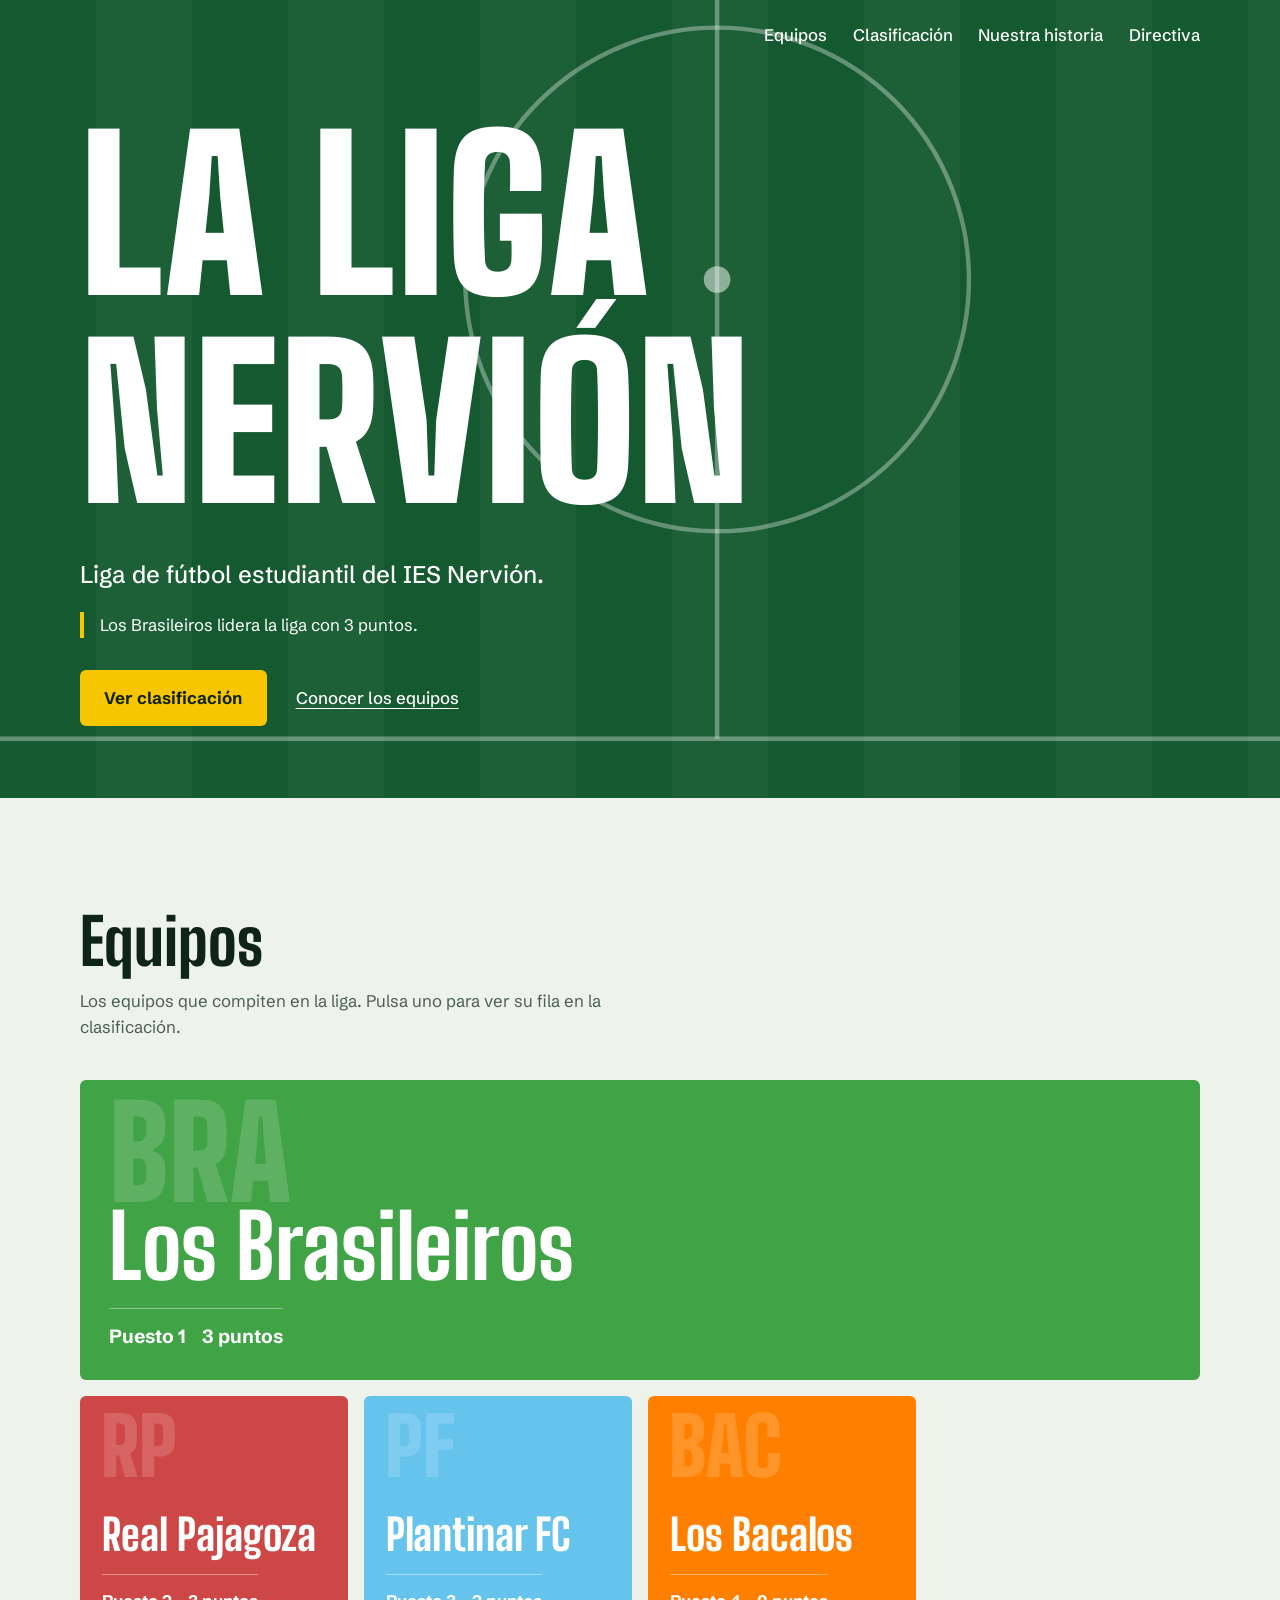
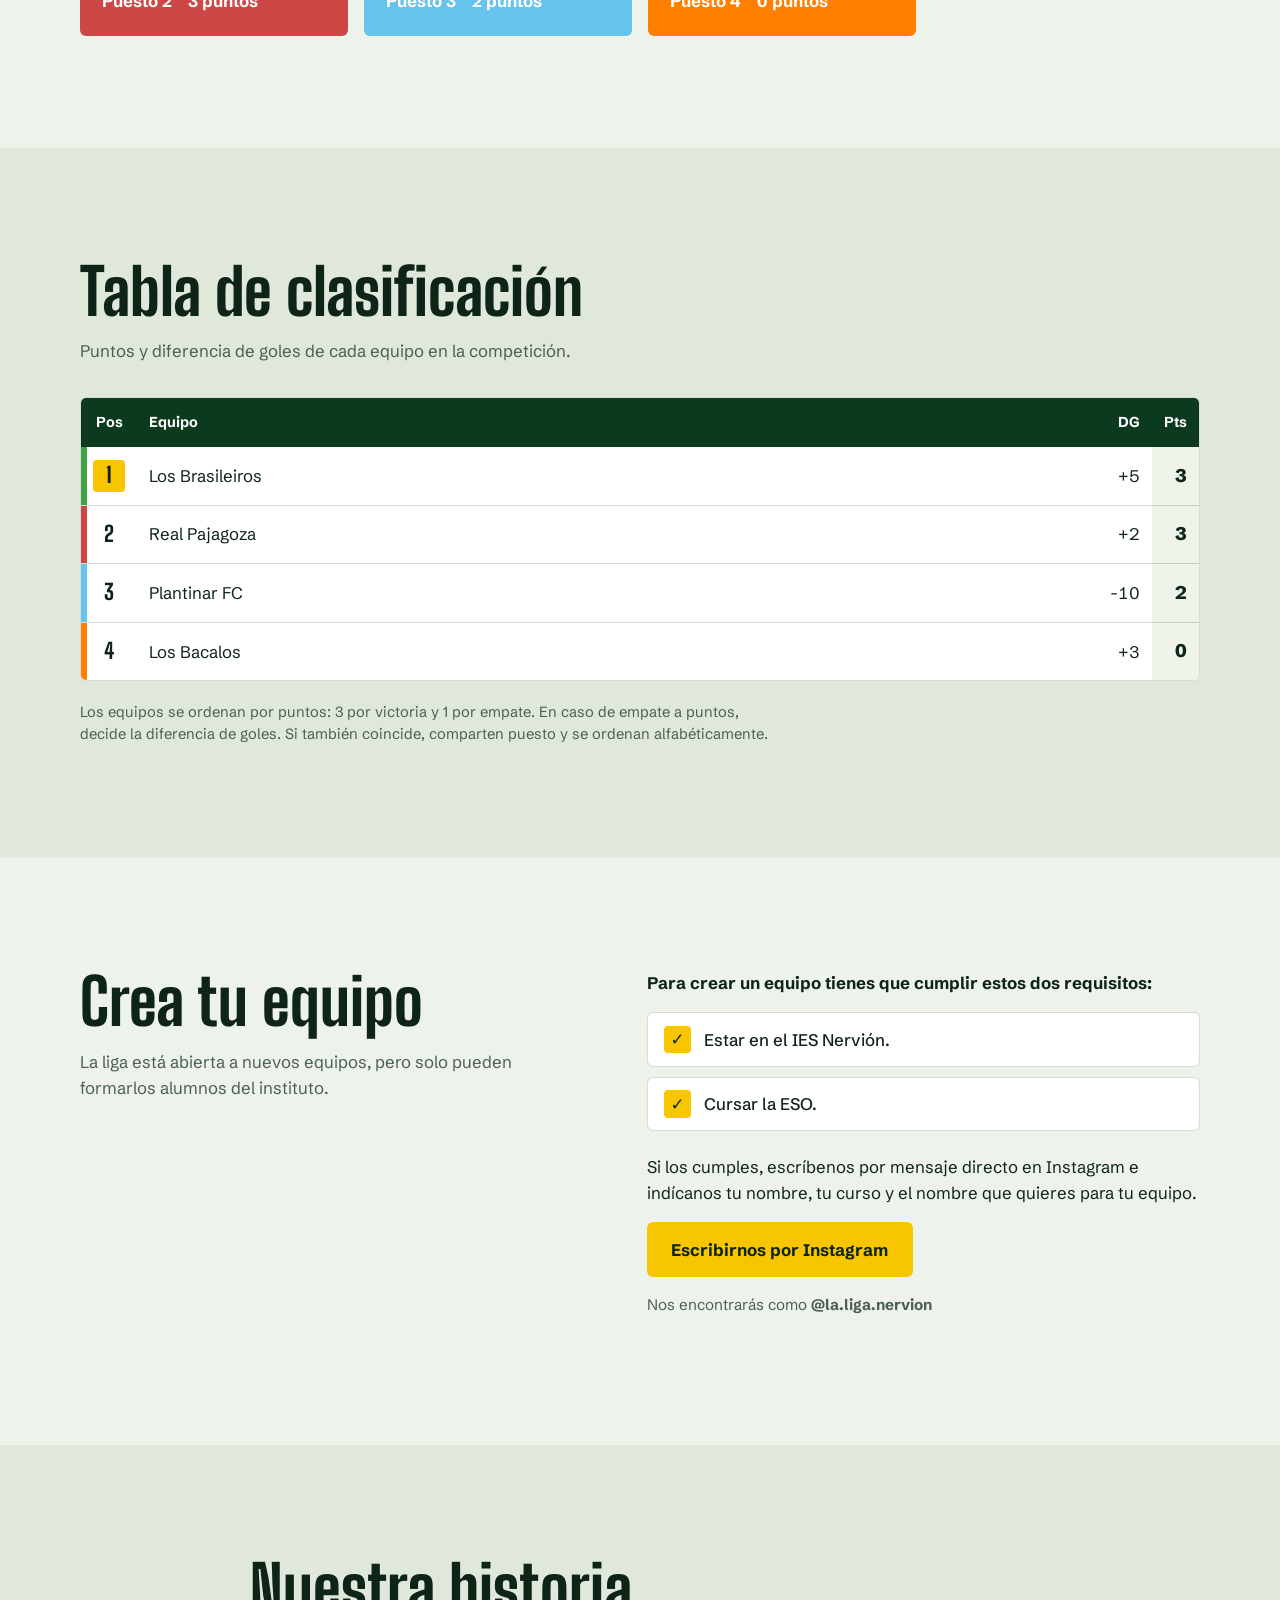
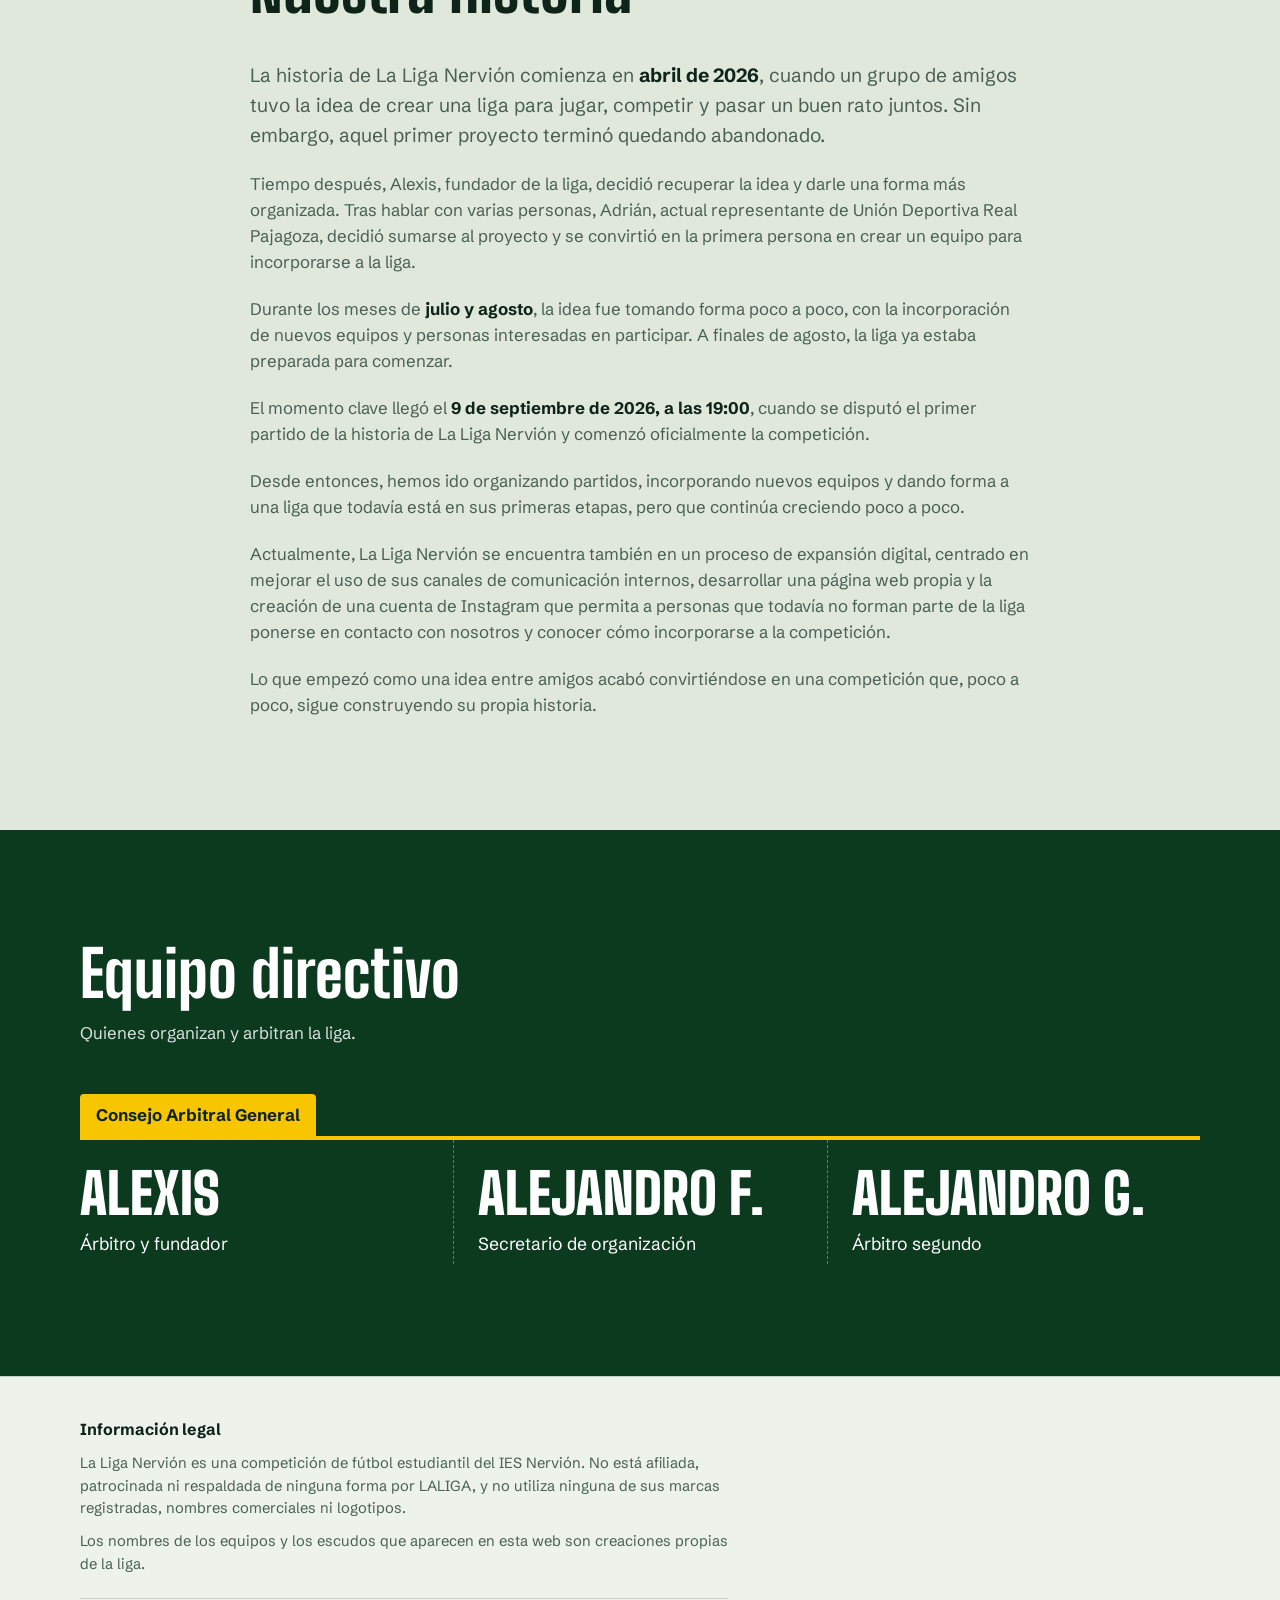
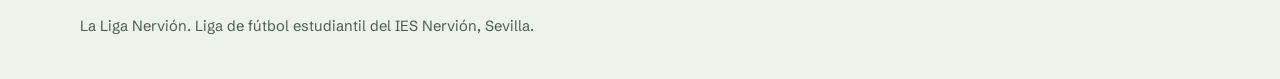
<file: index.html>
<!DOCTYPE html>
<html lang="es">
<head>
  <meta charset="utf-8">
  <meta name="viewport" content="width=device-width, initial-scale=1">
  <title>La Liga Nervión - Liga de fútbol estudiantil del IES Nervión</title>
  <link rel="canonical" href="https://la-liga-nervion.github.io/">
  <meta name="description" content="La Liga Nervión: liga de fútbol estudiantil del IES Nervión. Equipos, clasificación y equipo directivo.">

  <link rel="preconnect" href="https://fonts.googleapis.com">
  <link rel="preconnect" href="https://fonts.gstatic.com" crossorigin>
  <link href="https://fonts.googleapis.com/css2?family=Big+Shoulders+Display:wght@700;800;900&family=Schibsted+Grotesk:wght@400;500;700&display=swap" rel="stylesheet">
  <link rel="icon" type="image/png" href="favicon.png">
  <link rel="apple-touch-icon" href="favicon.png">
  <link rel="stylesheet" href="styles.css">
</head>
<body>
  <a class="skip-link" href="#equipos">Saltar al contenido</a>

  <header class="hero" id="inicio">
    <svg class="pitch" viewBox="0 0 1200 700" preserveAspectRatio="xMaxYMid slice" aria-hidden="true" focusable="false">
      <line x1="0" y1="660" x2="1200" y2="660" pathLength="1"/>
      <line x1="820" y1="-200" x2="820" y2="660" pathLength="1"/>
      <circle cx="820" cy="350" r="170" pathLength="1"/>
      <circle class="spot" cx="820" cy="350" r="9"/>
    </svg>
    <svg class="pitch pitch--mobile" viewBox="0 0 600 700" preserveAspectRatio="xMidYMid slice" aria-hidden="true" focusable="false">
      <line x1="0" y1="660" x2="600" y2="660" pathLength="1"/>
      <line x1="300" y1="-200" x2="300" y2="660" pathLength="1"/>
      <circle cx="300" cy="350" r="170" pathLength="1"/>
      <circle class="spot" cx="300" cy="350" r="9"/>
    </svg>

    <div class="wrap hero-inner">
      <nav class="nav" aria-label="Principal">
        <ul class="nav-links">
          <li><a href="#equipos">Equipos</a></li>
          <li><a href="#clasificacion">Clasificación</a></li>
          <li><a href="#historia">Nuestra historia</a></li>
          <li><a href="#directiva">Directiva</a></li>
        </ul>
      </nav>

      <div class="hero-body">
        <h1>La Liga<br>Nervión</h1>
        <p class="hero-sub">Liga de fútbol estudiantil del IES Nervión.</p>
        <p class="hero-status" id="hero-status">Cargando la clasificación…</p>
        <div class="hero-actions">
          <a class="btn btn-yellow" href="#clasificacion">Ver clasificación</a>
          <a class="link-light" href="#equipos">Conocer los equipos</a>
        </div>
      </div>
    </div>
  </header>

  <main>
    <section class="section" id="equipos" aria-labelledby="h-equipos">
      <div class="wrap">
        <h2 id="h-equipos">Equipos</h2>
        <p class="section-intro">Los equipos que compiten en la liga. Pulsa uno para ver su fila en la clasificación.</p>
        <ul class="team-grid" id="team-grid">
        </ul>
      </div>
    </section>

    <section class="section section-table" id="clasificacion" aria-labelledby="h-clasificacion">
      <div class="wrap">
        <h2 id="h-clasificacion">Tabla de clasificación</h2>
        <p class="section-intro">Puntos y diferencia de goles de cada equipo en la competición.</p>

        <div class="table-panel">
          <div class="table-scroll">
            <table id="standings">
              <caption class="visually-hidden">Clasificación de La Liga Nervión</caption>
              <thead>
                <tr>
                  <th scope="col" class="col-pos"><abbr title="Posición">Pos</abbr></th>
                  <th scope="col" class="col-team">Equipo</th>
                  <th scope="col" class="num"><abbr title="Diferencia de goles">DG</abbr></th>
                  <th scope="col" class="num col-pts"><abbr title="Puntos">Pts</abbr></th>
                </tr>
              </thead>
              <tbody id="standings-body">
                <tr><td colspan="4" class="loading">Cargando clasificación…</td></tr>
              </tbody>
            </table>
          </div>
        </div>

        <p class="legend">
          Los equipos se ordenan por puntos: 3 por victoria y 1 por empate. En caso de empate a puntos, decide la
          diferencia de goles. Si también coincide, comparten puesto y se ordenan alfabéticamente.
        </p>
      </div>
    </section>

        <section class="section section-join" id="crear-equipo" aria-labelledby="h-crear">
      <div class="wrap join">
        <div class="join-intro">
          <h2 id="h-crear">Crea tu equipo</h2>
          <p class="section-intro">
            La liga está abierta a nuevos equipos, pero solo pueden formarlos alumnos del instituto.
          </p>
        </div>

        <div class="join-body">
          <p class="join-lead">Para crear un equipo tienes que cumplir estos dos requisitos:</p>
          <ul class="requirements">
            <li>Estar en el IES Nervión.</li>
            <li>Cursar la ESO.</li>
          </ul>
          <p>
            Si los cumples, escríbenos por mensaje directo en Instagram e indícanos tu nombre,
            tu curso y el nombre que quieres para tu equipo.
          </p>
          <p class="join-action">
            <a class="btn btn-yellow" href="https://www.instagram.com/la.liga.nervion/" target="_blank" rel="noopener noreferrer">Escribirnos por Instagram<span class="visually-hidden"> (se abre en una pestaña nueva)</span></a>
          </p>
          <p class="join-handle">Nos encontrarás como <strong>@la.liga.nervion</strong></p>
        </div>
      </div>
    </section>

    <section class="section section-story" id="historia" aria-labelledby="h-historia">
      <div class="wrap story">
        <h2 id="h-historia">Nuestra historia</h2>

        <div class="story-body">
          <p class="story-lead">
            La historia de La Liga Nervión comienza en <strong>abril de 2026</strong>, cuando un grupo de amigos
            tuvo la idea de crear una liga para jugar, competir y pasar un buen rato juntos. Sin embargo, aquel
            primer proyecto terminó quedando abandonado.
          </p>
          <p>
            Tiempo después, Alexis, fundador de la liga, decidió recuperar la idea y darle una forma más
            organizada. Tras hablar con varias personas, Adrián, actual representante de Unión Deportiva Real
            Pajagoza, decidió sumarse al proyecto y se convirtió en la primera persona en crear un equipo para
            incorporarse a la liga.
          </p>
          <p>
            Durante los meses de <strong>julio y agosto</strong>, la idea fue tomando forma poco a poco, con la
            incorporación de nuevos equipos y personas interesadas en participar. A finales de agosto, la liga ya
            estaba preparada para comenzar.
          </p>
          <p>
            El momento clave llegó el <strong>9 de septiembre de 2026, a las 19:00</strong>, cuando se disputó el
            primer partido de la historia de La Liga Nervión y comenzó oficialmente la competición.
          </p>
          <p>
            Desde entonces, hemos ido organizando partidos, incorporando nuevos equipos y dando forma a una liga
            que todavía está en sus primeras etapas, pero que continúa creciendo poco a poco.
          </p>
          <p>
            Actualmente, La Liga Nervión se encuentra también en un proceso de expansión digital, centrado en
            mejorar el uso de sus canales de comunicación internos, desarrollar una página web propia y la
            creación de una cuenta de Instagram que permita a personas que todavía no forman parte de la liga
            ponerse en contacto con nosotros y conocer cómo incorporarse a la competición.
          </p>
          <p>
            Lo que empezó como una idea entre amigos acabó convirtiéndose en una competición que, poco a poco,
            sigue construyendo su propia historia.
          </p>
        </div>
      </div>
    </section>

    <section class="section section-dark" id="directiva" aria-labelledby="h-directiva">
      <div class="wrap">
        <h2 id="h-directiva">Equipo directivo</h2>
        <p class="section-intro">Quienes organizan y arbitran la liga.</p>

        <div class="council">
          <p class="council-tab">Consejo Arbitral General</p>
          <ul class="council-list">
            <li>
              <h3>Alexis</h3>
              <p>Árbitro y fundador</p>
            </li>
            <li>
              <h3>Alejandro F.</h3>
              <p>Secretario de organización</p>
            </li>
            <li>
              <h3>Alejandro G.</h3>
              <p>Árbitro segundo</p>
            </li>
          </ul>
        </div>
      </div>
    </section>
  </main>

  <footer class="site-footer" id="legal" aria-labelledby="h-legal">
    <div class="wrap">
      <h2 id="h-legal">Información legal</h2>
      <p>
        La Liga Nervión es una competición de fútbol estudiantil del IES Nervión. No está afiliada,
        patrocinada ni respaldada de ninguna forma por LALIGA, y no utiliza ninguna de sus marcas
        registradas, nombres comerciales ni logotipos.
      </p>
      <p>
        Los nombres de los equipos y los escudos que aparecen en esta web son creaciones propias de la liga.
      </p>
      <p class="footer-line">La Liga Nervión. Liga de fútbol estudiantil del IES Nervión, Sevilla.</p>
    </div>
  </footer>

  <script src="script.js"></script>
</body>
</html>
</file>
<file: styles.css>
/* =========================================================
   La Liga Nervión
   Idea: un campo de fútbol pintado. Césped segado en franjas,
   líneas de cal blancas y el amarillo de la tarjeta del árbitro.
   ========================================================= */

:root {
  --grass: #14592f;
  --grass-deep: #0c3a1f;
  --paper: #edf2ea;
  --panel: #ffffff;
  --ink: #0f2418;
  --muted: #4a5f52;
  --yellow: #f7c600;
  --line: rgba(15, 36, 24, 0.16);
  --focus: var(--ink);

  --font-display: "Big Shoulders Display", "Arial Narrow", Impact, sans-serif;
  --font-body: "Schibsted Grotesk", system-ui, -apple-system, "Segoe UI", sans-serif;

  --radius: 6px;
}

*,
*::before,
*::after {
  box-sizing: border-box;
}

html {
  scroll-behavior: smooth;
  scroll-padding-top: 1rem;
}

body {
  margin: 0;
  font-family: var(--font-body);
  font-size: 1.05rem;
  line-height: 1.55;
  color: var(--ink);
  background: var(--paper);
}

img,
svg {
  max-width: 100%;
}

a {
  color: inherit;
}

:focus-visible {
  outline: 3px solid var(--focus);
  outline-offset: 3px;
}

.visually-hidden {
  position: absolute;
  width: 1px;
  height: 1px;
  margin: -1px;
  padding: 0;
  overflow: hidden;
  clip: rect(0 0 0 0);
  white-space: nowrap;
  border: 0;
}

.skip-link {
  position: absolute;
  left: 1rem;
  top: -4rem;
  z-index: 10;
  padding: 0.6rem 1rem;
  background: var(--yellow);
  color: var(--ink);
  font-weight: 700;
  border-radius: var(--radius);
}
.skip-link:focus {
  top: 1rem;
}

.wrap {
  width: min(1120px, 100% - 2.5rem);
  margin-inline: auto;
}

/* ---------- Botones ---------- */

.btn {
  display: inline-flex;
  align-items: center;
  justify-content: center;
  padding: 0.8rem 1.4rem;
  font: inherit;
  font-weight: 700;
  text-decoration: none;
  border: 2px solid transparent;
  border-radius: var(--radius);
  cursor: pointer;
  transition: background-color 0.15s, color 0.15s;
}

.btn-yellow {
  background: var(--yellow);
  color: var(--ink);
}
.btn-yellow:hover {
  background: #ffdc3d;
}

.btn-outline {
  background: transparent;
  color: var(--ink);
  border-color: var(--ink);
}
.btn-outline:hover {
  background: var(--ink);
  color: #fff;
}

/* =========================================================
   PORTADA
   ========================================================= */

.hero {
  --focus: var(--yellow);
  position: relative;
  display: flex;
  flex-direction: column;
  min-height: min(88svh, 800px);
  overflow: hidden;
  color: #fff;
  background-color: var(--grass);
  /* franjas de césped recién segado */
  background-image: repeating-linear-gradient(
    90deg,
    transparent 0 96px,
    rgba(255, 255, 255, 0.04) 96px 192px
  );
}

/* Más alto que la portada (30 % por arriba) para que el parallax no deje huecos.
   --parallax lo actualiza script.js al hacer scroll. */
.pitch {
  position: absolute;
  top: -30%;
  left: 0;
  width: 100%;
  height: 130%;
  transform: translate3d(0, var(--parallax, 0px), 0);
  will-change: transform;
}

/* En móvil no hay parallax: se usa un campo propio, centrado, sin el margen extra */
.pitch--mobile {
  display: none;
  top: 0;
  height: 100%;
  transform: none;
  will-change: auto;
}

@media (max-width: 767px) {
  .pitch:not(.pitch--mobile) {
    display: none;
  }
  .pitch--mobile {
    display: block;
  }
}

.pitch * {
  fill: none;
  stroke: rgba(255, 255, 255, 0.34);
  stroke-width: 3;
  stroke-dasharray: 1;
  stroke-dashoffset: 1;
  animation: draw-line 1.8s ease-out 0.2s forwards;
}

.pitch .spot {
  fill: rgba(255, 255, 255, 0.5);
  stroke: none;
  stroke-dasharray: none;
  stroke-dashoffset: 0;
  animation: none;
}

@keyframes draw-line {
  to {
    stroke-dashoffset: 0;
  }
}

.hero-inner {
  position: relative;
  z-index: 1;
  flex: 1;
  display: flex;
  flex-direction: column;
}

.nav {
  display: flex;
  flex-wrap: wrap;
  align-items: center;
  justify-content: flex-end;
  gap: 0.75rem 2rem;
  padding: 1.4rem 0;
}

.nav-links {
  display: flex;
  gap: 1.6rem;
  margin: 0 0 0 auto;
  padding: 0;
  list-style: none;
  font-weight: 500;
}
.nav-links a {
  text-decoration: none;
  padding-block: 0.2rem;
  border-bottom: 2px solid transparent;
}
.nav-links a:hover {
  border-bottom-color: var(--yellow);
}

.hero-body {
  margin-block: auto;
  padding: 2.5rem 0 4.5rem;
}

.hero h1 {
  margin: 0;
  font-family: var(--font-display);
  font-weight: 900;
  font-size: clamp(5rem, 20vw, 13rem);
  line-height: 1;
  letter-spacing: 0.005em;
  text-transform: uppercase;
}

.hero-sub {
  margin: 1.8rem 0 0;
  font-size: clamp(1.15rem, 2.4vw, 1.5rem);
  font-weight: 500;
}

.hero-status {
  max-width: 46ch;
  margin: 1.2rem 0 0;
  padding-left: 1rem;
  border-left: 4px solid var(--yellow);
}

.hero-actions {
  display: flex;
  flex-wrap: wrap;
  align-items: center;
  gap: 1rem 1.8rem;
  margin-top: 2rem;
}

.link-light {
  font-weight: 500;
  text-underline-offset: 4px;
}
.link-light:hover {
  text-decoration-color: var(--yellow);
}

/* =========================================================
   SECCIONES
   ========================================================= */

.section {
  padding-block: clamp(4rem, 9vw, 7rem);
}

.section h2 {
  margin: 0;
  font-family: var(--font-display);
  font-weight: 800;
  font-size: clamp(2.6rem, 6vw, 4rem);
  line-height: 1;
}

.section-intro {
  max-width: 60ch;
  margin: 0.9rem 0 0;
  color: var(--muted);
}

/* ---------- Equipos ---------- */

.team-grid {
  display: grid;
  grid-template-columns: repeat(auto-fit, minmax(230px, 1fr));
  gap: 1rem;
  margin: 2.5rem 0 0;
  padding: 0;
  list-style: none;
}

.team-grid > li {
  display: flex;
}

.team-tile {
  position: relative;
  display: flex;
  flex-direction: column;
  flex: 1;
  width: 100%;
  min-height: 240px;
  padding: 1.4rem;
  overflow: hidden;
  appearance: none;
  border: 0;
  border-radius: var(--radius);
  background: var(--tile);
  color: #fff;
  font: inherit;
  text-align: left;
  cursor: pointer;
}

/* Iniciales gigantes, como el dorsal de una camiseta */
.team-tile::after {
  content: attr(data-siglas);
  position: absolute;
  top: 1.1rem;
  left: 1.3rem;
  font-family: var(--font-display);
  font-weight: 900;
  font-size: 5rem;
  line-height: 0.8;
  color: rgba(255, 255, 255, 0.16);
  pointer-events: none;
}

.team-tile:hover,
.team-tile[aria-pressed="true"] {
  outline: 3px solid var(--ink);
  outline-offset: 3px;
}

.tile-name {
  position: relative;
  z-index: 1;
  margin-top: auto;
  padding-top: 4.5rem;
  font-family: var(--font-display);
  font-weight: 800;
  font-size: 2.7rem;
  line-height: 0.95;
}

.tile-stats {
  position: relative;
  z-index: 1;
  display: flex;
  justify-content: space-between;
  gap: 1rem;
  margin-top: 1.2rem;
  padding-top: 0.8rem;
  border-top: 1px solid rgba(255, 255, 255, 0.4);
  font-weight: 700;
}

/* El líder (solo si va primero en solitario) ocupa toda la fila y se ve más grande */
.team-grid > li.is-leader {
  grid-column: 1 / -1;
}
.is-leader .team-tile {
  min-height: 300px;
  padding: 1.8rem;
}
.is-leader .team-tile::after {
  font-size: 8rem;
  top: 1.4rem;
  left: 1.8rem;
}
.is-leader .tile-name {
  padding-top: 5rem;
  font-size: clamp(3.2rem, 8vw, 5.5rem);
}
.is-leader .tile-stats {
  font-size: 1.2rem;
}

/* ---------- Tabla ---------- */

.section-table {
  background: #dfe8db;
}

.table-panel {
  margin-top: 2rem;
  overflow: hidden;
  background: var(--panel);
  border: 1px solid var(--line);
  border-radius: var(--radius);
}

.table-scroll {
  overflow-x: auto;
}

table {
  width: 100%;
  border-collapse: separate;
  border-spacing: 0;
  font-variant-numeric: tabular-nums;
}

thead th {
  padding: 0.85rem 0.75rem;
  background: var(--grass-deep);
  color: #fff;
  font-size: 0.9rem;
  font-weight: 700;
  text-align: right;
  white-space: nowrap;
}

abbr {
  text-decoration: none;
  cursor: help;
}

tbody tr {
  background: var(--panel);
}

tbody td {
  padding: 0.8rem 0.75rem;
  border-bottom: 1px solid var(--line);
  background: inherit;
  text-align: right;
}
tbody tr:last-child td {
  border-bottom: 0;
}

/* Columnas fijas al desplazar en móvil */
.col-pos {
  position: sticky;
  left: 0;
  z-index: 2;
  width: 56px;
  min-width: 56px;
  text-align: center;
}
.col-team {
  position: sticky;
  left: 56px;
  z-index: 2;
  width: 100%;
  text-align: left;
}

/* Barra con el color del equipo: identifica la fila */
tbody td.col-pos {
  box-shadow: inset 6px 0 0 var(--team);
}

.rank {
  display: inline-grid;
  place-items: center;
  min-width: 2rem;
  height: 2rem;
  padding-inline: 0.3rem;
  border-radius: 4px;
  font-family: var(--font-display);
  font-weight: 800;
  font-size: 1.35rem;
  line-height: 1;
}
tr.is-leader .rank {
  background: var(--yellow);
}

tbody td.col-pts {
  background: #eef4ea;
  font-size: 1.15rem;
  font-weight: 800;
}

tbody tr.is-focus {
  background: #fff2b3;
}
tbody tr.is-focus td.col-pts {
  background: #ffe680;
}

td.loading {
  padding: 2rem;
  text-align: center;
  color: var(--muted);
}

.legend {
  max-width: 78ch;
  margin: 1.2rem 0 0;
  font-size: 0.92rem;
  color: var(--muted);
}

/* ---------- Crear equipo ---------- */

.join {
  display: grid;
  gap: 2rem 4rem;
}

@media (min-width: 860px) {
  .join {
    grid-template-columns: 1fr 1.1fr;
    align-items: start;
  }
}

.join-body p {
  max-width: 56ch;
  margin: 0 0 1rem;
}

.join-body .join-lead {
  font-weight: 700;
}

.requirements {
  margin: 0 0 1.4rem;
  padding: 0;
  list-style: none;
  display: grid;
  gap: 0.6rem;
}

.requirements li {
  display: flex;
  align-items: center;
  gap: 0.8rem;
  padding: 0.8rem 1rem;
  background: var(--panel);
  border: 1px solid var(--line);
  border-radius: var(--radius);
  font-weight: 500;
}

.requirements li::before {
  content: "\2713";
  flex: none;
  display: grid;
  place-items: center;
  width: 1.7rem;
  height: 1.7rem;
  background: var(--yellow);
  border-radius: 4px;
  font-weight: 800;
  line-height: 1;
}

.join-action {
  margin-top: 1.6rem;
}

.join-body .join-handle {
  font-size: 0.95rem;
  color: var(--muted);
}

/* ---------- Nuestra historia ---------- */

.section-story {
  background: #dfe8db;
}

.story {
  max-width: 78ch;
}

.story-body {
  margin-top: 2.5rem;
  display: grid;
  gap: 1.3rem;
}

.story-body p {
  margin: 0;
  color: var(--muted);
}

.story-body strong {
  color: var(--ink);
  font-weight: 700;
}

.story-lead {
  font-size: 1.2rem;
  color: var(--ink);
}

/* ---------- Directiva ---------- */

.section-dark {
  --focus: var(--yellow);
  background: var(--grass-deep);
  color: #fff;
}
.section-dark .section-intro {
  color: rgba(255, 255, 255, 0.85);
}

.council {
  margin-top: 3rem;
}

/* La pestaña amarilla recuerda a una tarjeta de árbitro:
   agrupa a las tres personas bajo el mismo consejo. */
.council-tab {
  display: inline-block;
  margin: 0;
  padding: 0.5rem 1rem;
  background: var(--yellow);
  color: var(--ink);
  font-weight: 700;
  border-radius: 4px 4px 0 0;
}

.council-list {
  display: grid;
  grid-template-columns: repeat(auto-fit, minmax(220px, 1fr));
  gap: 0;
  margin: 0;
  padding: 0;
  list-style: none;
  border-top: 4px solid var(--yellow);
}

.council-list li {
  padding: 1.8rem 1.5rem 0.4rem 0;
}

.council-list h3 {
  margin: 0;
  font-family: var(--font-display);
  font-weight: 900;
  font-size: clamp(2.4rem, 4.4vw, 3.6rem);
  line-height: 0.9;
  text-transform: uppercase;
  overflow-wrap: anywhere;
}

.council-list p {
  margin: 0.7rem 0 0;
  font-size: 1.1rem;
}

@media (min-width: 760px) {
  .council-list li + li {
    padding-left: 1.5rem;
    border-left: 1px dashed rgba(255, 255, 255, 0.35);
  }
}

/* ---------- Pie ---------- */

.site-footer {
  padding-block: 2.5rem 2rem;
  background: var(--paper);
  border-top: 1px solid var(--line);
  font-size: 0.92rem;
  color: var(--muted);
}
.site-footer h2 {
  margin: 0 0 0.6rem;
  font-family: var(--font-body);
  font-size: 1rem;
  font-weight: 700;
  color: var(--ink);
}
.site-footer p {
  max-width: 72ch;
  margin: 0 0 0.6rem;
}
.site-footer .footer-line {
  margin-top: 1.4rem;
  padding-top: 1rem;
  border-top: 1px solid var(--line);
}

/* ---------- Movimiento reducido ---------- */

@media (prefers-reduced-motion: reduce) {
  html {
    scroll-behavior: auto;
  }
  .pitch * {
    animation: none;
    stroke-dashoffset: 0;
  }
}

/* ---------- Móvil ---------- */

@media (max-width: 560px) {
  .nav-links {
    gap: 1.1rem;
    font-size: 0.95rem;
  }
  .team-tile {
    min-height: 280px;
  }
}
</file>
